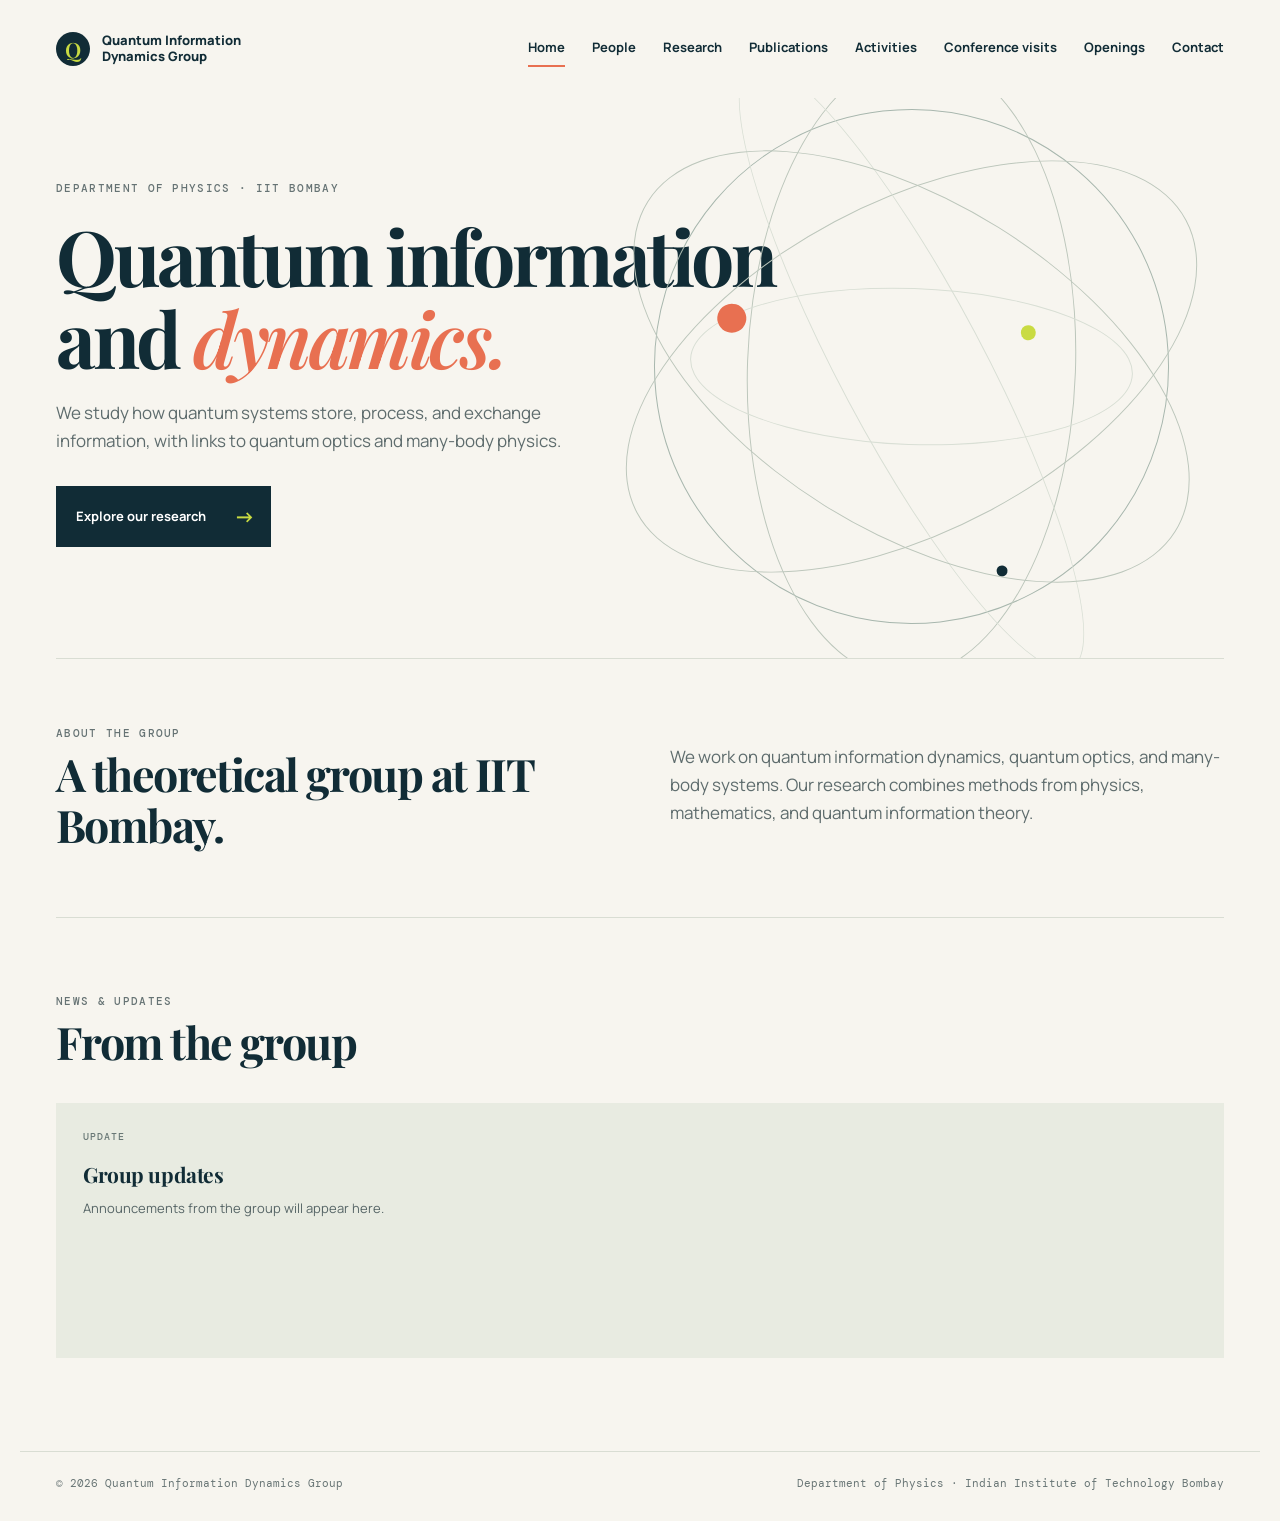
<file: index.html>
<!doctype html>
<html lang="en">
  <head>
    <meta charset="utf-8">
    <meta name="viewport" content="width=device-width, initial-scale=1">
    <meta name="description" content="Quantum Information Dynamics Group at IIT Bombay">
    <title>Quantum Information Dynamics Group</title>
    <link rel="preconnect" href="https://fonts.googleapis.com">
    <link rel="preconnect" href="https://fonts.gstatic.com" crossorigin>
    <link
      href="https://fonts.googleapis.com/css2?family=DM+Mono:wght@400;500&family=Manrope:wght@400;500;600;700;800&family=Playfair+Display:wght@600;700&display=swap"
      rel="stylesheet"
    >
    <link rel="stylesheet" href="styles.css">
  </head>
  <body>
    <header class="site-header">
      <a class="brand" href="index.html">
        <span class="brand-mark">Q</span>
        <span>Quantum Information<br>Dynamics Group</span>
      </a>
      <button class="menu-toggle" aria-label="Open navigation" aria-expanded="false">
        Menu
      </button>
      <nav aria-label="Primary navigation">
        <a class="active" href="index.html">Home</a>
        <a href="people.html">People</a>
        <a href="research.html">Research</a>
        <a href="publications.html">Publications</a>
        <a href="activities.html">Activities</a>
        <a href="conferences.html">Conference visits</a>
        <a href="openings.html">Openings</a>
        <a href="contact.html">Contact</a>
      </nav>
    </header>

    <main>
      <section class="hero">
        <div class="eyebrow">Department of Physics · IIT Bombay</div>
        <h1>Quantum information<br>and <em>dynamics.</em></h1>
        <p>
          We study how quantum systems store, process, and exchange information, with links to
          quantum optics and many-body physics.
        </p>
        <a class="button" href="research.html">Explore our research <span>→</span></a>
        <div class="orbit" aria-hidden="true"><i></i><i></i><i></i><b></b></div>
      </section>

      <section class="split-section">
        <div>
          <div class="eyebrow">About the group</div>
          <h2>A theoretical group at IIT Bombay.</h2>
        </div>
        <p>
          We work on quantum information dynamics, quantum optics, and many-body systems. Our
          research combines methods from physics, mathematics, and quantum information theory.
        </p>
      </section>

      <section class="updates">
        <div class="section-title">
          <div>
            <div class="eyebrow">News &amp; updates</div>
            <h2>From the group</h2>
          </div>
        </div>
        <div id="announcements" class="news-grid">
          <article>
            <time>UPDATE</time>
            <h3>Group updates</h3>
            <p>Announcements from the group will appear here.</p>
          </article>
        </div>
      </section>
    </main>

    <footer>
      <span>© 2026 Quantum Information Dynamics Group</span>
      <span>Department of Physics · Indian Institute of Technology Bombay</span>
    </footer>
    <script src="script.js"></script>
  </body>
</html>
</file>
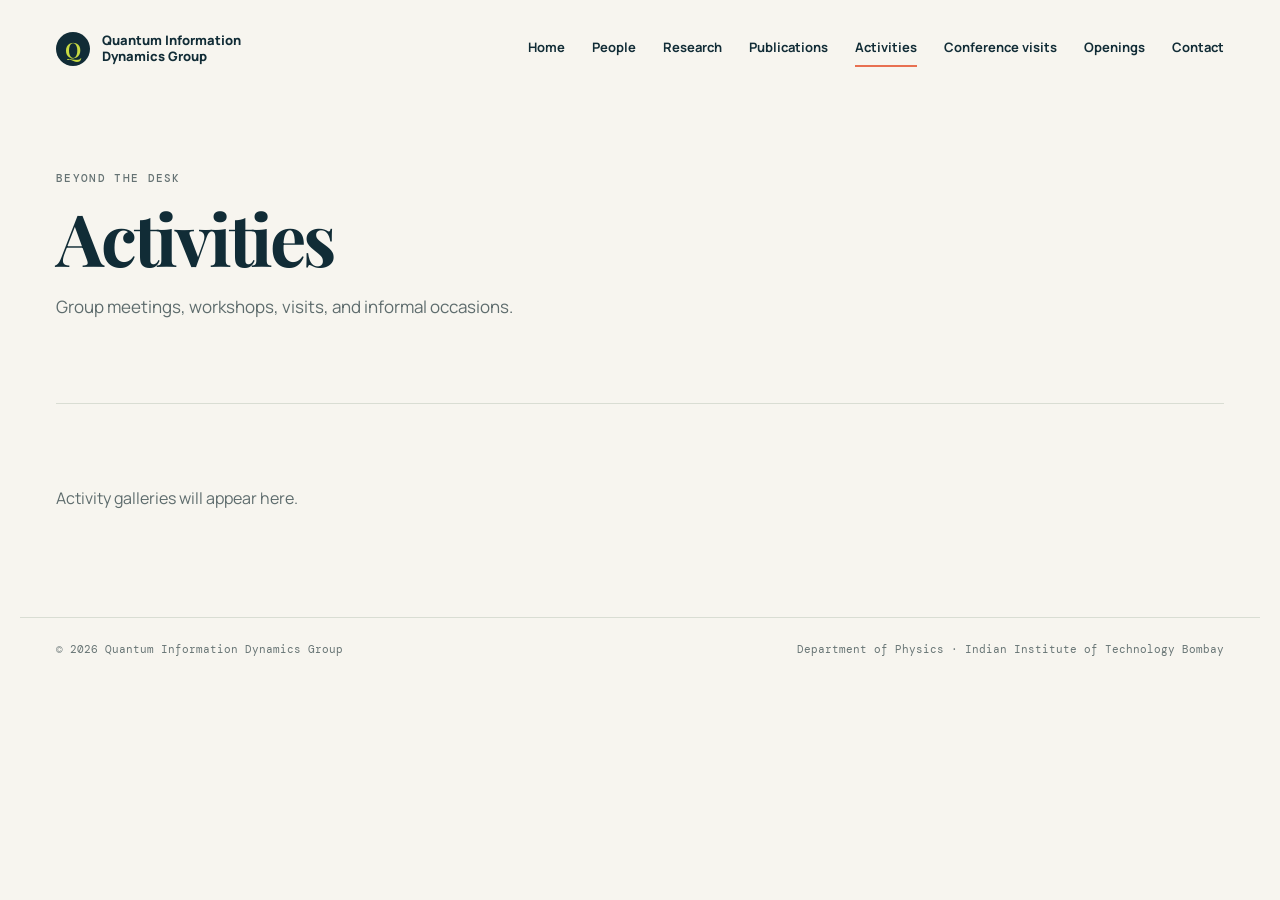
<file: activities.html>
<!doctype html>
<html lang="en">
  <head>
    <meta charset="utf-8">
    <meta name="viewport" content="width=device-width, initial-scale=1">
    <meta
      name="description"
      content="Activities of the Quantum Information Dynamics Group at IIT Bombay"
    >
    <title>Activities — Quantum Information Dynamics Group</title>
    <link rel="preconnect" href="https://fonts.googleapis.com">
    <link rel="preconnect" href="https://fonts.gstatic.com" crossorigin>
    <link
      href="https://fonts.googleapis.com/css2?family=DM+Mono:wght@400;500&family=Manrope:wght@400;500;600;700;800&family=Playfair+Display:wght@600;700&display=swap"
      rel="stylesheet"
    >
    <link rel="stylesheet" href="styles.css">
  </head>
  <body>
    <header class="site-header">
      <a class="brand" href="index.html">
        <span class="brand-mark">Q</span>
        <span>Quantum Information<br>Dynamics Group</span>
      </a>
      <button class="menu-toggle" aria-label="Open navigation" aria-expanded="false">
        Menu
      </button>
      <nav>
        <a href="index.html">Home</a>
        <a href="people.html">People</a>
        <a href="research.html">Research</a>
        <a href="publications.html">Publications</a>
        <a class="active" href="activities.html">Activities</a>
        <a href="conferences.html">Conference visits</a>
        <a href="openings.html">Openings</a>
        <a href="contact.html">Contact</a>
      </nav>
    </header>

    <main>
      <section class="page-hero">
        <div class="eyebrow">Beyond the desk</div>
        <h1>Activities</h1>
        <p>Group meetings, workshops, visits, and informal occasions.</p>
      </section>

      <section class="content">
        <section id="activity-events" class="activity-events" aria-live="polite">
          <p class="muted">Activity galleries will appear here.</p>
        </section>
      </section>
    </main>

    <footer>
      <span>© 2026 Quantum Information Dynamics Group</span>
      <span>Department of Physics · Indian Institute of Technology Bombay</span>
    </footer>
    <script src="script.js"></script>
  </body>
</html>
</file>
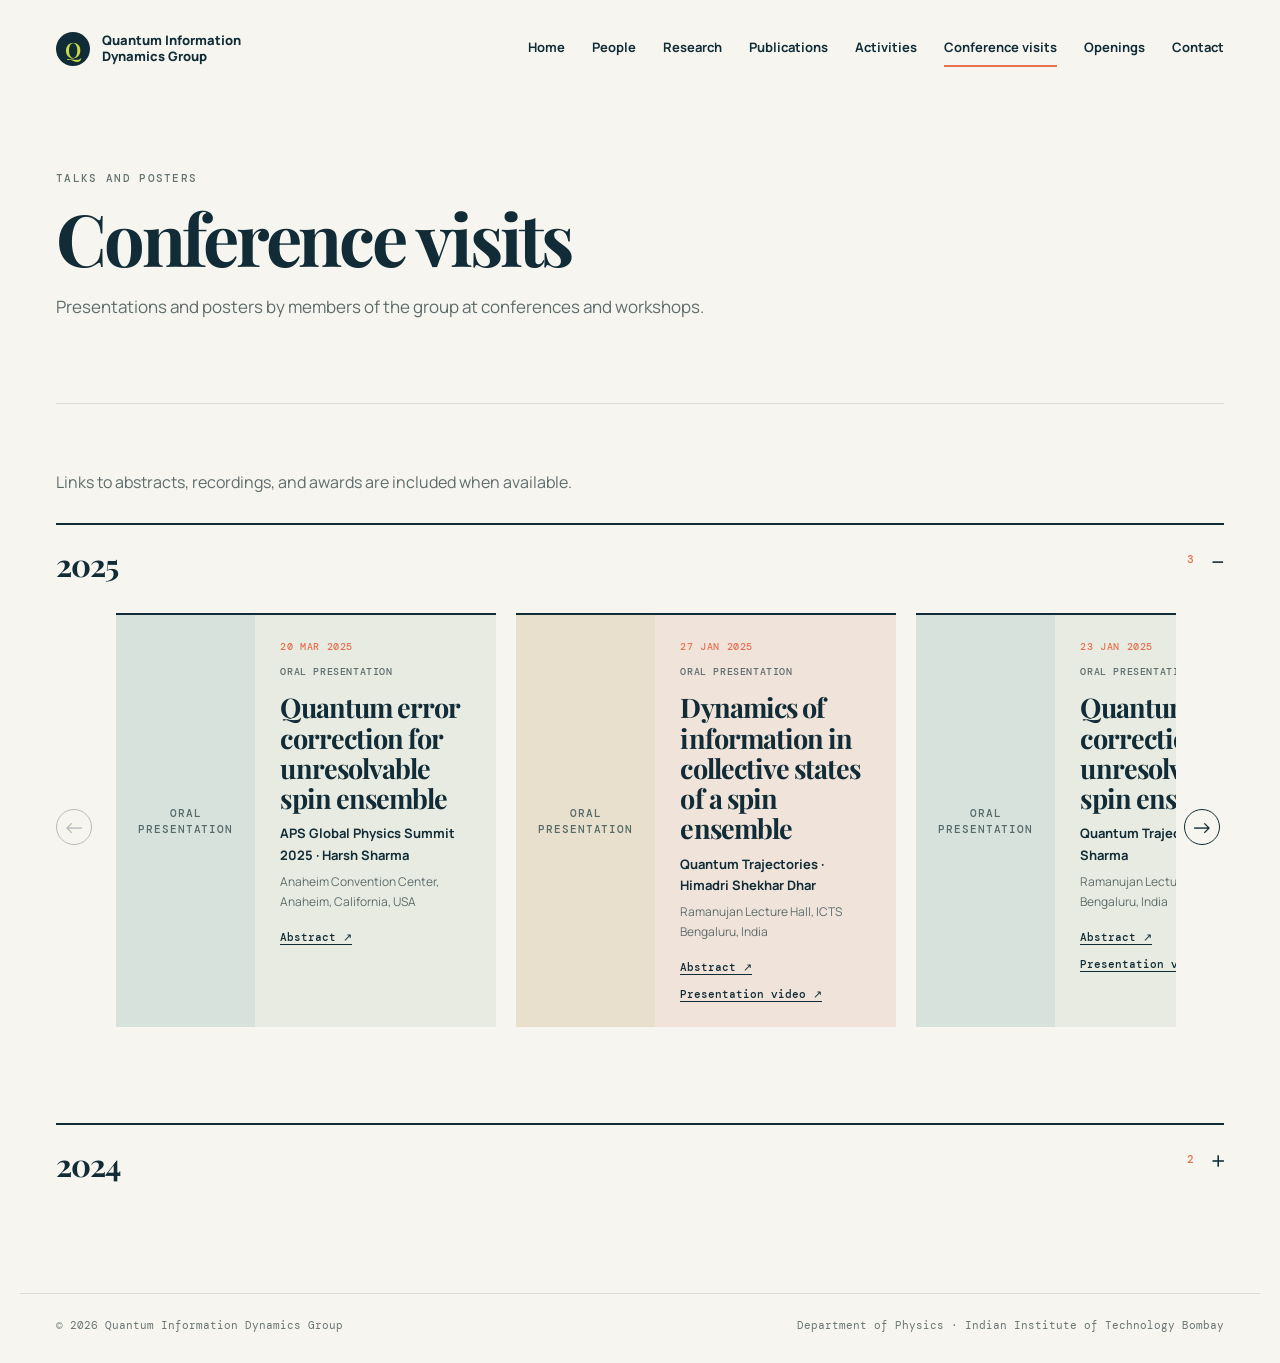
<file: conferences.html>
<!doctype html>
<html lang="en">
  <head>
    <meta charset="utf-8">
    <meta name="viewport" content="width=device-width, initial-scale=1">
    <meta
      name="description"
      content="Conference presentations by the Quantum Information Dynamics Group at IIT Bombay"
    >
    <title>Conference visits — Quantum Information Dynamics Group</title>
    <link rel="preconnect" href="https://fonts.googleapis.com">
    <link rel="preconnect" href="https://fonts.gstatic.com" crossorigin>
    <link
      href="https://fonts.googleapis.com/css2?family=DM+Mono:wght@400;500&family=Manrope:wght@400;500;600;700;800&family=Playfair+Display:wght@600;700&display=swap"
      rel="stylesheet"
    >
    <link rel="stylesheet" href="styles.css">
  </head>
  <body>
    <header class="site-header">
      <a class="brand" href="index.html">
        <span class="brand-mark">Q</span>
        <span>Quantum Information<br>Dynamics Group</span>
      </a>
      <button class="menu-toggle" aria-label="Open navigation" aria-expanded="false">
        Menu
      </button>
      <nav>
        <a href="index.html">Home</a>
        <a href="people.html">People</a>
        <a href="research.html">Research</a>
        <a href="publications.html">Publications</a>
        <a href="activities.html">Activities</a>
        <a class="active" href="conferences.html">Conference visits</a>
        <a href="openings.html">Openings</a>
        <a href="contact.html">Contact</a>
      </nav>
    </header>

    <main>
      <section class="page-hero">
        <div class="eyebrow">Talks and posters</div>
        <h1>Conference visits</h1>
        <p>Presentations and posters by members of the group at conferences and workshops.</p>
      </section>

      <section class="content">
        <p class="muted conference-note">
          Links to abstracts, recordings, and awards are included when available.
        </p>
        <div id="conference-list" class="conference-list">
          <p class="muted">Loading conference visits…</p>
        </div>
      </section>
    </main>

    <footer>
      <span>© 2026 Quantum Information Dynamics Group</span>
      <span>Department of Physics · Indian Institute of Technology Bombay</span>
    </footer>
    <script src="script.js"></script>
  </body>
</html>
</file>
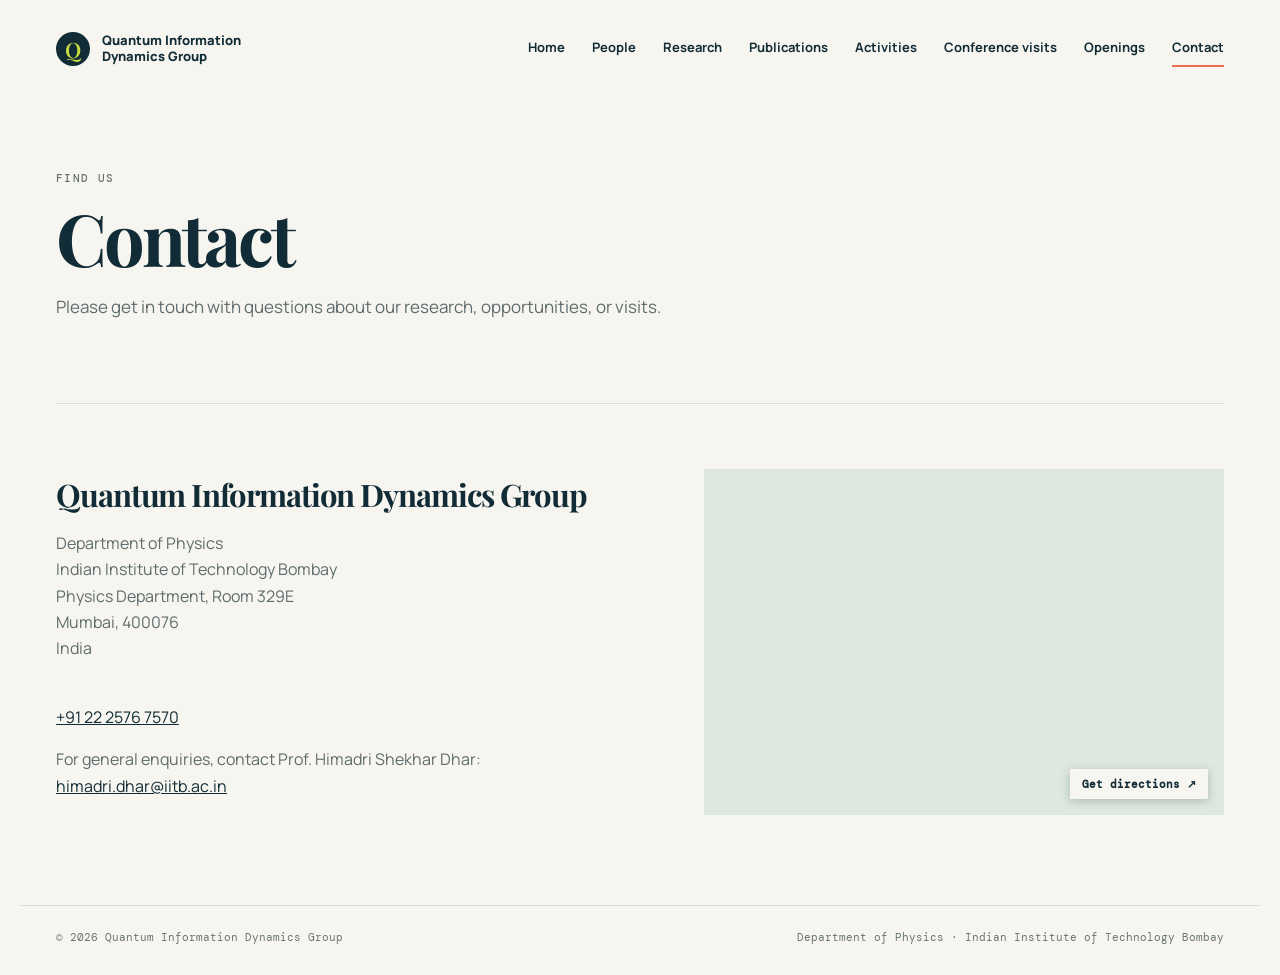
<file: contact.html>
<!doctype html>
<html lang="en">
  <head>
    <meta charset="utf-8">
    <meta name="viewport" content="width=device-width, initial-scale=1">
    <meta
      name="description"
      content="Contact the Quantum Information Dynamics Group at IIT Bombay"
    >
    <title>Contact — Quantum Information Dynamics Group</title>
    <link rel="preconnect" href="https://fonts.googleapis.com">
    <link rel="preconnect" href="https://fonts.gstatic.com" crossorigin>
    <link
      href="https://fonts.googleapis.com/css2?family=DM+Mono:wght@400;500&family=Manrope:wght@400;500;600;700;800&family=Playfair+Display:wght@600;700&display=swap"
      rel="stylesheet"
    >
    <link rel="stylesheet" href="styles.css">
  </head>
  <body>
    <header class="site-header">
      <a class="brand" href="index.html">
        <span class="brand-mark">Q</span>
        <span>Quantum Information<br>Dynamics Group</span>
      </a>
      <button class="menu-toggle" aria-label="Open navigation" aria-expanded="false">
        Menu
      </button>
      <nav>
        <a href="index.html">Home</a>
        <a href="people.html">People</a>
        <a href="research.html">Research</a>
        <a href="publications.html">Publications</a>
        <a href="activities.html">Activities</a>
        <a href="conferences.html">Conference visits</a>
        <a href="openings.html">Openings</a>
        <a class="active" href="contact.html">Contact</a>
      </nav>
    </header>

    <main>
      <section class="page-hero">
        <div class="eyebrow">Find us</div>
        <h1>Contact</h1>
        <p>Please get in touch with questions about our research, opportunities, or visits.</p>
      </section>

      <section class="content contact-grid">
        <div>
          <h2>Quantum Information Dynamics Group</h2>
          <p>Department of Physics<br>Indian Institute of Technology Bombay<br>Physics Department, Room 329E<br>Mumbai, 400076<br>India</p>
            <br><a href="tel:+912225767570">+91 22 2576 7570</a>
          </p>
          <p>For general enquiries, contact Prof. Himadri Shekhar Dhar:<br><a href="mailto:himadri.dhar@iitb.ac.in">himadri.dhar@iitb.ac.in</a></p>
        </div>
        <div class="map map-embed">
          <iframe
            title="Department of Physics, Indian Institute of Technology Bombay"
            src="https://www.google.com/maps?q=Department%20of%20Physics%2C%20Indian%20Institute%20of%20Technology%20Bombay&output=embed"
            loading="lazy"
            referrerpolicy="no-referrer-when-downgrade"
          ></iframe>
          <a
            class="map-directions"
            href="https://www.google.com/maps/search/?api=1&query=Department%20of%20Physics%2C%20Indian%20Institute%20of%20Technology%20Bombay"
            target="_blank"
            rel="noopener"
          >
            Get directions ↗
          </a>
        </div>
      </section>
    </main>

    <footer>
      <span>© 2026 Quantum Information Dynamics Group</span>
      <span>Department of Physics · Indian Institute of Technology Bombay</span>
    </footer>
    <script src="script.js"></script>
  </body>
</html>
</file>
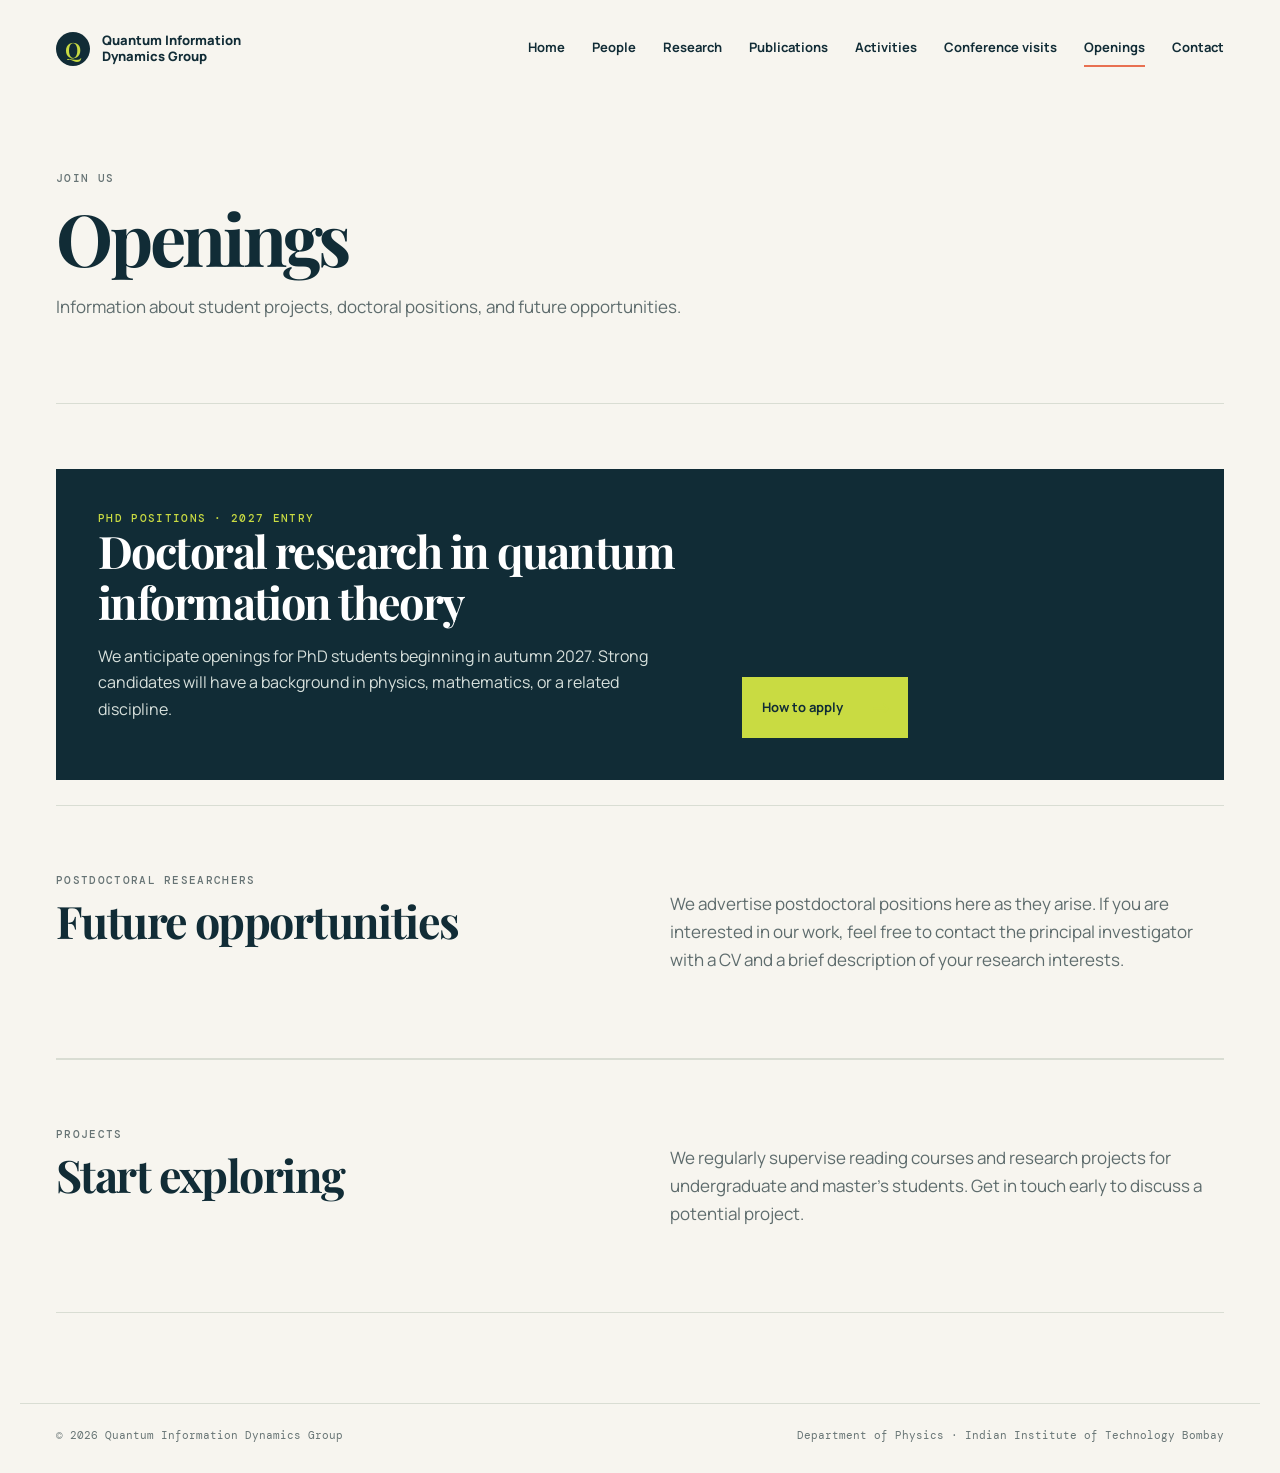
<file: openings.html>
<!doctype html>
<html lang="en">
  <head>
    <meta charset="utf-8">
    <meta name="viewport" content="width=device-width, initial-scale=1">
    <meta
      name="description"
      content="Open positions in the Quantum Information Dynamics Group at IIT Bombay"
    >
    <title>Openings — Quantum Information Dynamics Group</title>
    <link rel="preconnect" href="https://fonts.googleapis.com">
    <link rel="preconnect" href="https://fonts.gstatic.com" crossorigin>
    <link
      href="https://fonts.googleapis.com/css2?family=DM+Mono:wght@400;500&family=Manrope:wght@400;500;600;700;800&family=Playfair+Display:wght@600;700&display=swap"
      rel="stylesheet"
    >
    <link rel="stylesheet" href="styles.css">
  </head>
  <body>
    <header class="site-header">
      <a class="brand" href="index.html">
        <span class="brand-mark">Q</span>
        <span>Quantum Information<br>Dynamics Group</span>
      </a>
      <button class="menu-toggle" aria-label="Open navigation" aria-expanded="false">
        Menu
      </button>
      <nav>
        <a href="index.html">Home</a>
        <a href="people.html">People</a>
        <a href="research.html">Research</a>
        <a href="publications.html">Publications</a>
        <a href="activities.html">Activities</a>
        <a href="conferences.html">Conference visits</a>
        <a class="active" href="openings.html">Openings</a>
        <a href="contact.html">Contact</a>
      </nav>
    </header>

    <main>
      <section class="page-hero">
        <div class="eyebrow">Join us</div>
        <h1>Openings</h1>
        <p>Information about student projects, doctoral positions, and future opportunities.</p>
      </section>

      <section class="content">
        <article class="opening">
          <div>
            <div class="eyebrow" style="color: #c9db42">PhD positions · 2027 entry</div>
            <h2>Doctoral research in quantum information theory</h2>
            <p>We anticipate openings for PhD students beginning in autumn 2027. Strong candidates will have a background in physics, mathematics, or a related discipline.</p>
          </div>
          <a class="button" href="https://acad.iitb.ac.in/admissions/research">How to apply <span>→</span></a>
        </article>

        <div class="split-section">
          <div>
            <div class="eyebrow">Postdoctoral researchers</div>
            <h2>Future opportunities</h2>
          </div>
          <p>
            We advertise postdoctoral positions here as they arise. If you are interested in our
            work, feel free to contact the principal investigator with a CV and a brief
            description of your research interests.
          </p>
        </div>

        <div class="split-section">
          <div>
            <div class="eyebrow">Projects</div>
            <h2>Start exploring</h2>
          </div>
          <p>
            We regularly supervise reading courses and research projects for undergraduate and
            master’s students. Get in touch early to discuss a potential project.
          </p>
        </div>
      </section>
    </main>

    <footer>
      <span>© 2026 Quantum Information Dynamics Group</span>
      <span>Department of Physics · Indian Institute of Technology Bombay</span>
    </footer>
    <script src="script.js"></script>
  </body>
</html>
</file>
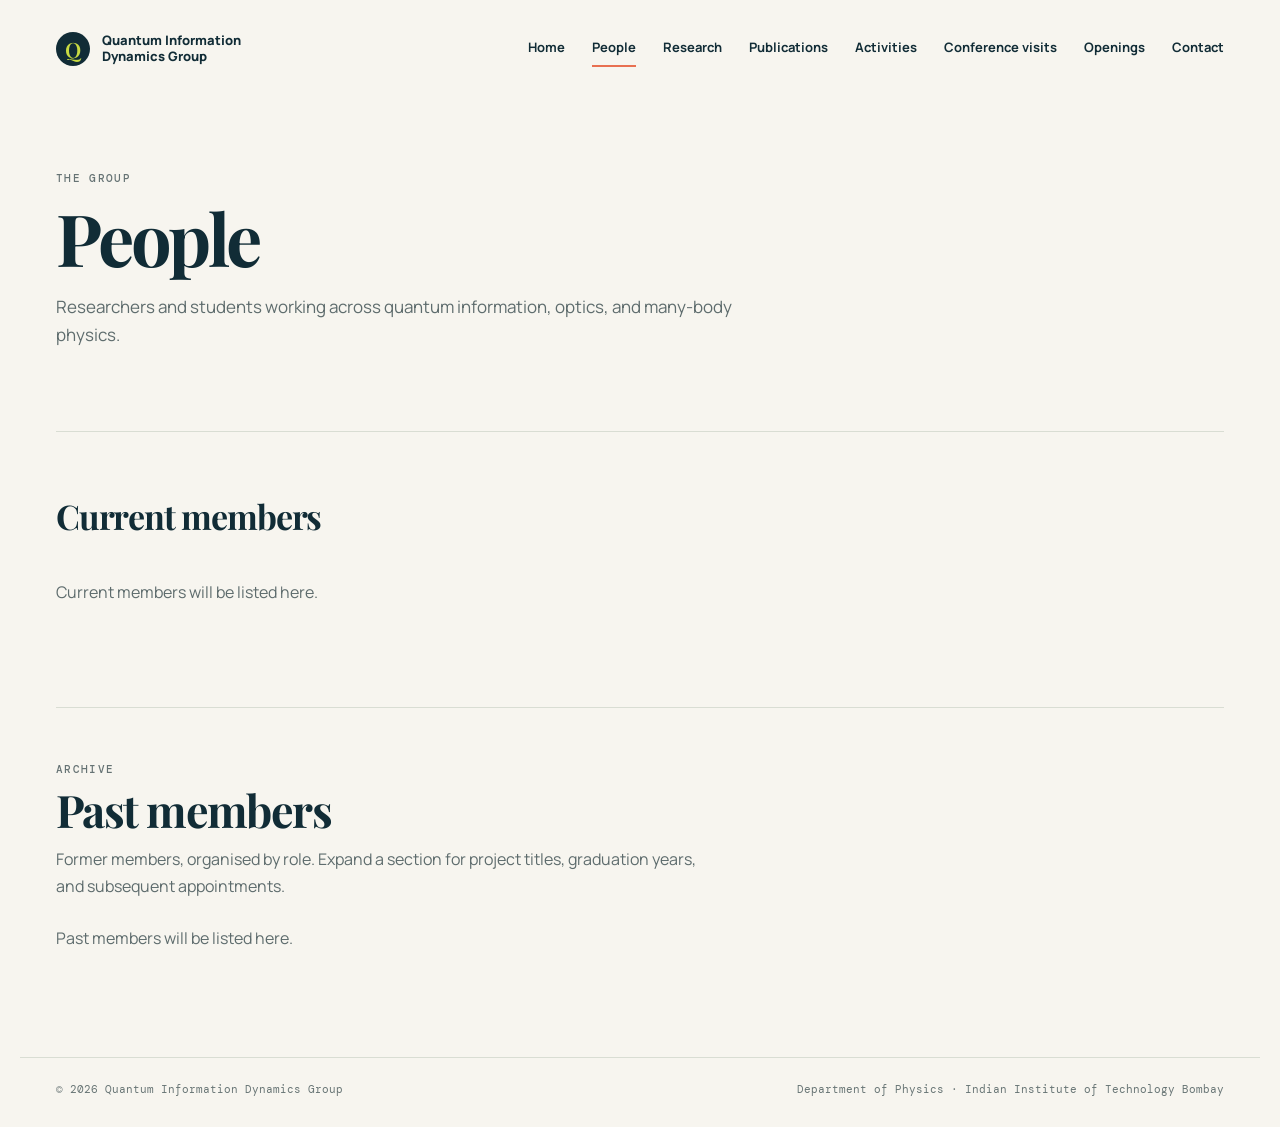
<file: people.html>
<!doctype html>
<html lang="en">
  <head>
    <meta charset="utf-8">
    <meta name="viewport" content="width=device-width, initial-scale=1">
    <meta
      name="description"
      content="People of the Quantum Information Dynamics Group at IIT Bombay"
    >
    <title>People — Quantum Information Dynamics Group</title>
    <link rel="preconnect" href="https://fonts.googleapis.com">
    <link rel="preconnect" href="https://fonts.gstatic.com" crossorigin>
    <link
      href="https://fonts.googleapis.com/css2?family=DM+Mono:wght@400;500&family=Manrope:wght@400;500;600;700;800&family=Playfair+Display:wght@600;700&display=swap"
      rel="stylesheet"
    >
    <link rel="stylesheet" href="styles.css">
  </head>
  <body>
    <header class="site-header">
      <a class="brand" href="index.html">
        <span class="brand-mark">Q</span>
        <span>Quantum Information<br>Dynamics Group</span>
      </a>
      <button class="menu-toggle" aria-label="Open navigation" aria-expanded="false">
        Menu
      </button>
      <nav>
        <a href="index.html">Home</a>
        <a class="active" href="people.html">People</a>
        <a href="research.html">Research</a>
        <a href="publications.html">Publications</a>
        <a href="activities.html">Activities</a>
        <a href="conferences.html">Conference visits</a>
        <a href="openings.html">Openings</a>
        <a href="contact.html">Contact</a>
      </nav>
    </header>

    <main>
      <section class="page-hero">
        <div class="eyebrow">The group</div>
        <h1>People</h1>
        <p>
          Researchers and students working across quantum information, optics, and many-body
          physics.
        </p>
      </section>

      <section class="content">
        <h2 class="section-heading">Current members</h2>
        <div id="current-members" class="people-grid"></div>

        <section class="past-section">
          <div class="eyebrow">Archive</div>
          <h2>Past members</h2>
          <p>
            Former members, organised by role. Expand a section for project titles, graduation
            years, and subsequent appointments.
          </p>
          <div id="past-members"></div>
        </section>
      </section>
    </main>

    <footer>
      <span>© 2026 Quantum Information Dynamics Group</span>
      <span>Department of Physics · Indian Institute of Technology Bombay</span>
    </footer>
    <script src="script.js"></script>
  </body>
</html>
</file>
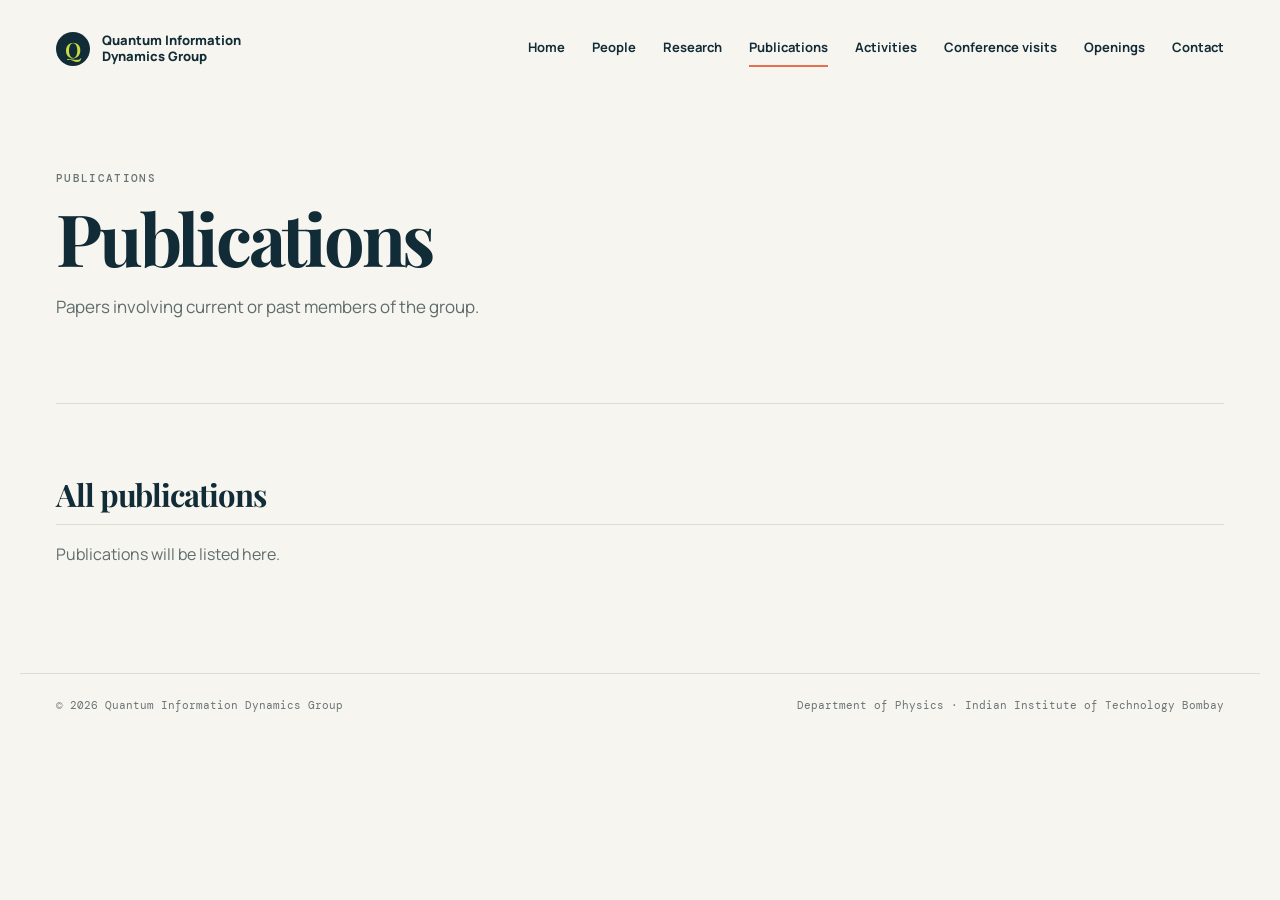
<file: publications.html>
<!doctype html>
<html lang="en">
  <head>
    <meta charset="utf-8">
    <meta name="viewport" content="width=device-width, initial-scale=1">
    <meta
      name="description"
      content="Group publications of the Quantum Information Dynamics Group at IIT Bombay"
    >
    <title>Publications — Quantum Information Dynamics Group</title>
    <link rel="preconnect" href="https://fonts.googleapis.com">
    <link rel="preconnect" href="https://fonts.gstatic.com" crossorigin>
    <link
      href="https://fonts.googleapis.com/css2?family=DM+Mono:wght@400;500&family=Manrope:wght@400;500;600;700;800&family=Playfair+Display:wght@600;700&display=swap"
      rel="stylesheet"
    >
    <link rel="stylesheet" href="styles.css">
  </head>
  <body>
    <header class="site-header">
      <a class="brand" href="index.html">
        <span class="brand-mark">Q</span>
        <span>Quantum Information<br>Dynamics Group</span>
      </a>
      <button class="menu-toggle" aria-label="Open navigation" aria-expanded="false">
        Menu
      </button>
      <nav>
        <a href="index.html">Home</a>
        <a href="people.html">People</a>
        <a href="research.html">Research</a>
        <a class="active" href="publications.html">Publications</a>
        <a href="activities.html">Activities</a>
        <a href="conferences.html">Conference visits</a>
        <a href="openings.html">Openings</a>
        <a href="contact.html">Contact</a>
      </nav>
    </header>

    <main>
      <section class="page-hero">
        <div class="eyebrow">Publications</div>
        <h1>Publications</h1>
        <p>Papers involving current or past members of the group.</p>
      </section>

      <section class="content">
        <section id="selected-publications" class="selected-publications">
          <div class="eyebrow">Selected work</div>
          <h2>Selected papers</h2>
          <div id="highlighted-papers" class="highlighted-papers"></div>
        </section>
        <div class="publication-title">
          <h2>All publications</h2>
          <span id="publication-updated"></span>
        </div>
        <div id="publication-list"><p class="muted">Loading publications…</p></div>
      </section>
    </main>

    <footer>
      <span>© 2026 Quantum Information Dynamics Group</span>
      <span>Department of Physics · Indian Institute of Technology Bombay</span>
    </footer>
    <script src="script.js"></script>
  </body>
</html>
</file>
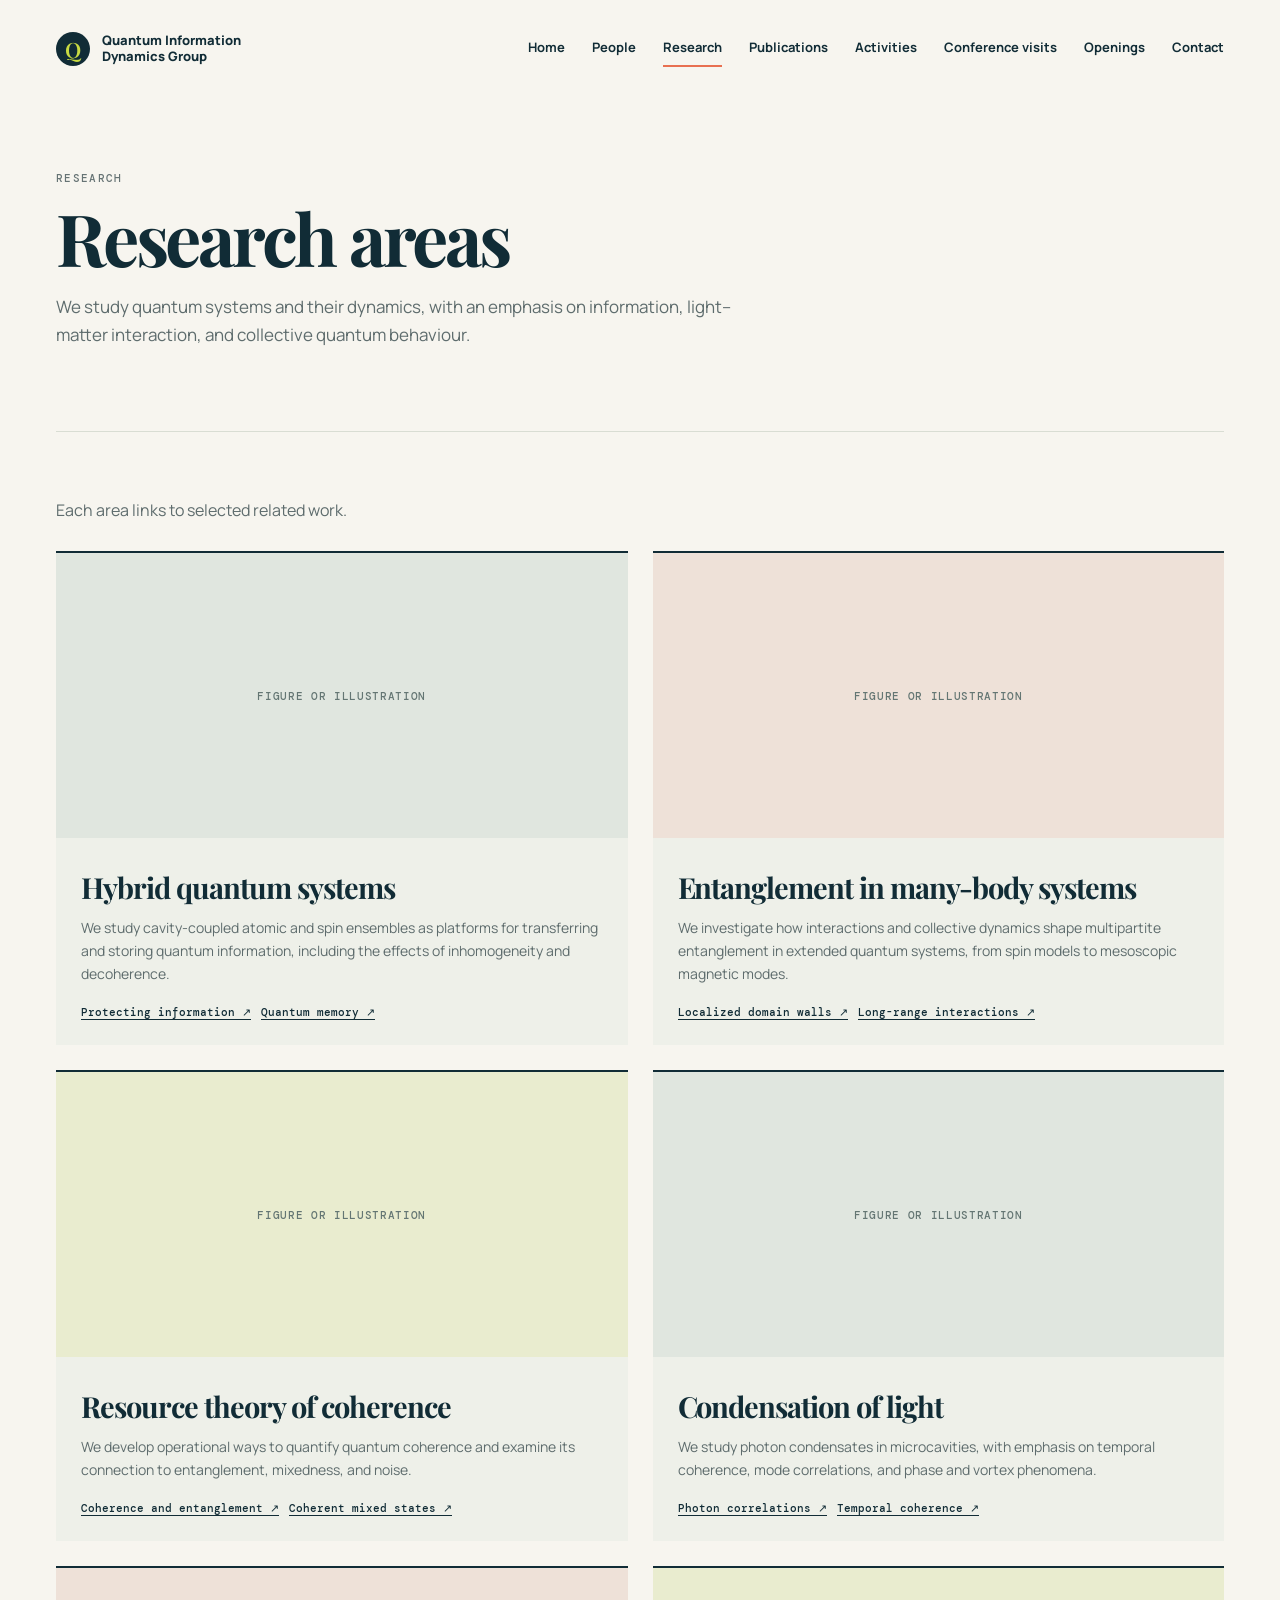
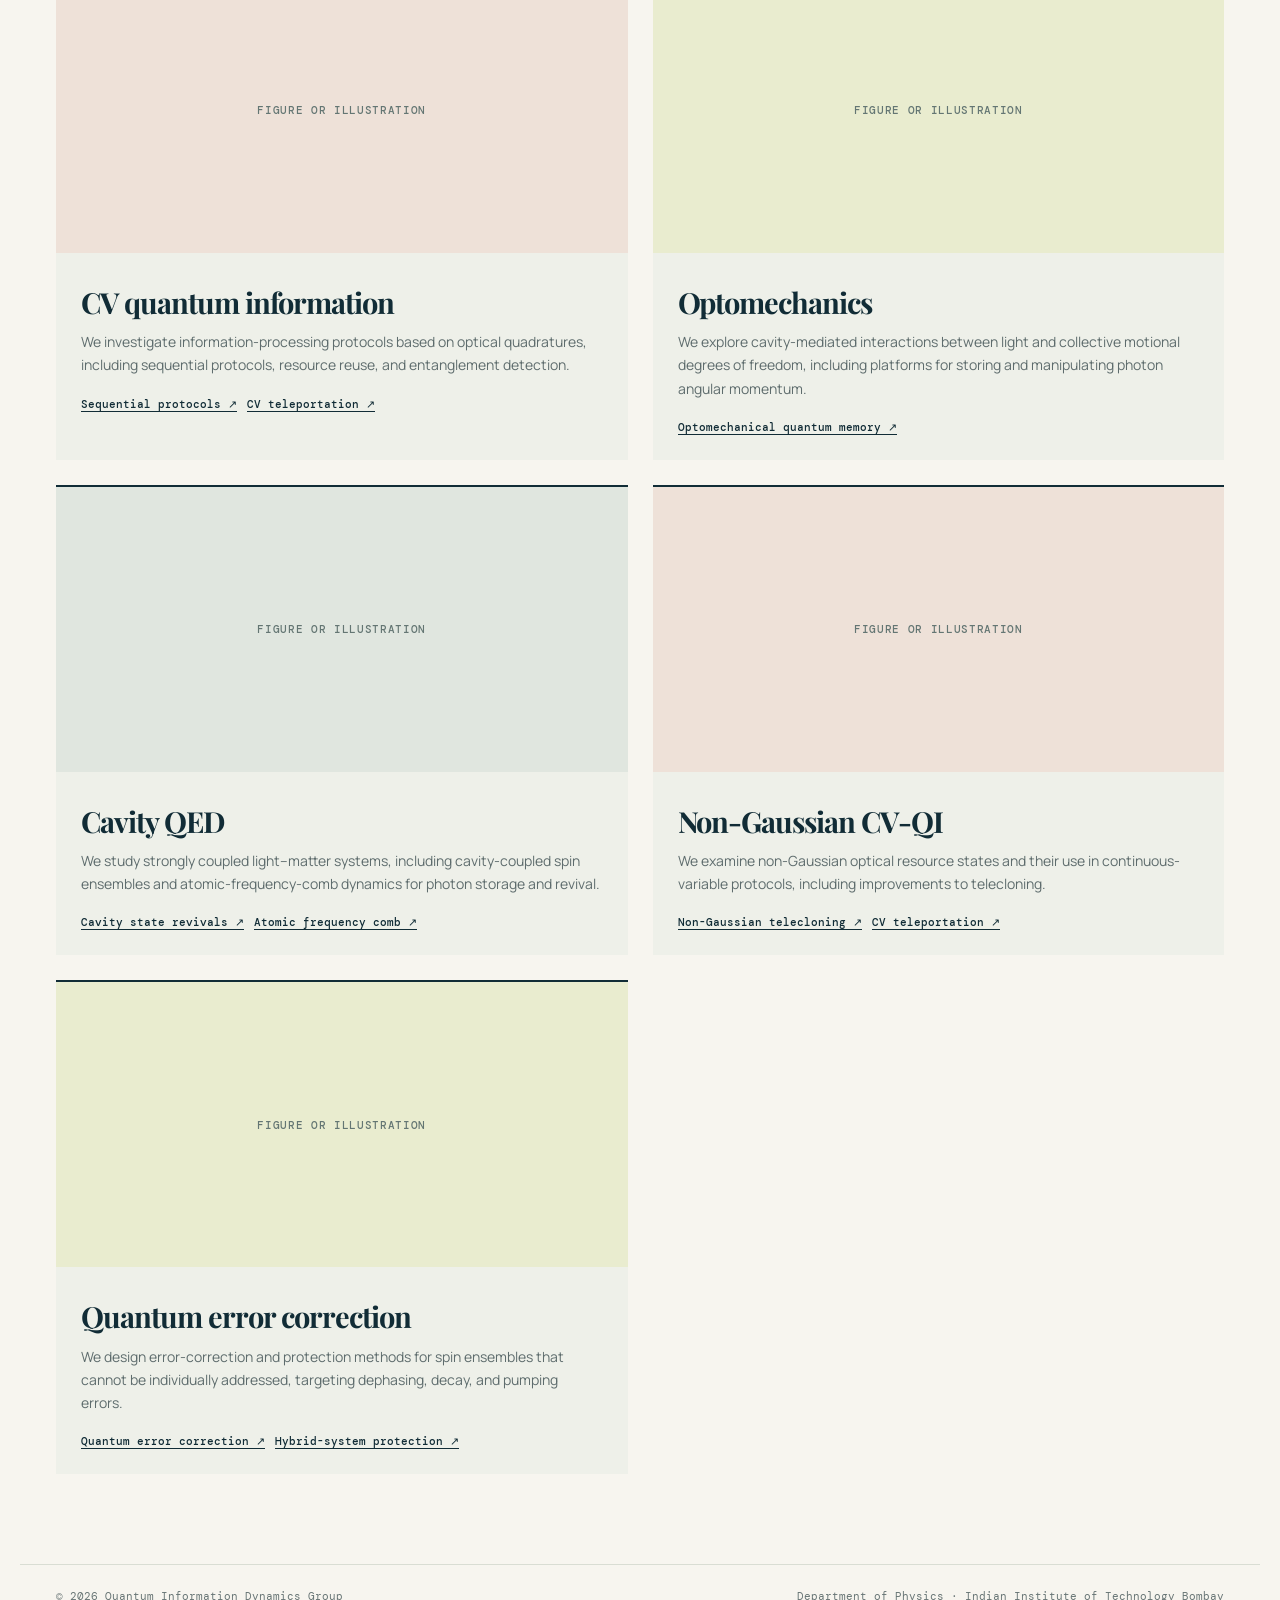
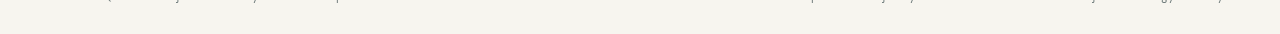
<file: research.html>
<!doctype html>
<html lang="en">
  <head>
    <meta charset="utf-8">
    <meta name="viewport" content="width=device-width, initial-scale=1">
    <meta
      name="description"
      content="Research areas of the Quantum Information Dynamics Group at IIT Bombay"
    >
    <title>Research — Quantum Information Dynamics Group</title>
    <link rel="preconnect" href="https://fonts.googleapis.com">
    <link rel="preconnect" href="https://fonts.gstatic.com" crossorigin>
    <link
      href="https://fonts.googleapis.com/css2?family=DM+Mono:wght@400;500&family=Manrope:wght@400;500;600;700;800&family=Playfair+Display:wght@600;700&display=swap"
      rel="stylesheet"
    >
    <link rel="stylesheet" href="styles.css">
  </head>
  <body>
    <header class="site-header">
      <a class="brand" href="index.html">
        <span class="brand-mark">Q</span>
        <span>Quantum Information<br>Dynamics Group</span>
      </a>
      <button class="menu-toggle" aria-label="Open navigation" aria-expanded="false">
        Menu
      </button>
      <nav>
        <a href="index.html">Home</a>
        <a href="people.html">People</a>
        <a class="active" href="research.html">Research</a>
        <a href="publications.html">Publications</a>
        <a href="activities.html">Activities</a>
        <a href="conferences.html">Conference visits</a>
        <a href="openings.html">Openings</a>
        <a href="contact.html">Contact</a>
      </nav>
    </header>

    <main>
      <section class="page-hero">
        <div class="eyebrow">Research</div>
        <h1>Research areas</h1>
        <p>
          We study quantum systems and their dynamics, with an emphasis on information,
          light–matter interaction, and collective quantum behaviour.
        </p>
      </section>

      <section class="content">
        <p class="muted research-note">Each area links to selected related work.</p>
        <div id="research-cards" class="research-cards">
          <article class="research-card">
            <div class="research-media"><span>Figure or illustration</span></div>
            <div class="research-copy">
              <h2>Hybrid quantum systems</h2>
              <p>
                We study the storage, transfer, and protection of quantum information in
                hybrid systems with interacting light and matter.
              </p>
              <div class="work-links">
                <a href="https://arxiv.org/abs/2207.14354" target="_blank" rel="noopener">
                  Related work ↗
                </a>
              </div>
            </div>
          </article>
        </div>
      </section>
    </main>

    <footer>
      <span>© 2026 Quantum Information Dynamics Group</span>
      <span>Department of Physics · Indian Institute of Technology Bombay</span>
    </footer>
    <script src="script.js"></script>
  </body>
</html>
</file>
<file: styles.css>
:root {
  --ink: #112c36;
  --paper: #f7f5ef;
  --lime: #c9db42;
  --coral: #e87051;
  --muted: #5e6c6d;
  --line: #d9ddd3;
}

* {
  box-sizing: border-box;
}

body {
  margin: 0;
  background: var(--paper);
  color: var(--ink);
  font: 16px/1.65 Manrope, Arial, sans-serif;
}

.site-header,
main,
footer {
  max-width: 1240px;
  margin: auto;
  padding-right: 36px;
  padding-left: 36px;
}

/* Site navigation --------------------------------------------------------- */

.site-header {
  display: flex;
  align-items: center;
  justify-content: space-between;
  height: 98px;
}

.brand {
  display: flex;
  align-items: center;
  gap: 12px;
  color: var(--ink);
  font-size: 13px;
  font-weight: 800;
  line-height: 1.22;
  text-decoration: none;
}

.brand-mark {
  display: grid;
  width: 34px;
  height: 34px;
  place-items: center;
  border-radius: 50%;
  background: var(--ink);
  color: var(--lime);
  font: 600 21px/1 "Playfair Display", serif;
}

.site-header nav {
  display: flex;
  gap: 27px;
}

.site-header nav a,
.section-title > a,
article a {
  color: var(--ink);
  font-size: 13px;
  font-weight: 700;
  text-decoration: none;
}

.site-header nav a {
  padding: 6px 0;
}

.site-header nav a.active,
.site-header nav a:hover {
  border-bottom: 2px solid var(--coral);
}

.menu-toggle {
  display: none;
}

/* Shared type and layout -------------------------------------------------- */

.eyebrow {
  color: #667374;
  font: 500 11px/1.4 "DM Mono", monospace;
  letter-spacing: 0.12em;
  text-transform: uppercase;
}

h2 {
  margin: 8px 0 0;
  font: 700 clamp(31px, 3.5vw, 48px) / 1.12 "Playfair Display", serif;
  letter-spacing: -0.035em;
}

.muted {
  color: var(--muted);
}

.page-hero {
  padding: 73px 0 65px;
  border-bottom: 1px solid var(--line);
}

.page-hero h1 {
  margin: 14px 0;
  font: 700 clamp(48px, 6vw, 72px) / 1.05 "Playfair Display", serif;
  letter-spacing: -0.045em;
}

.page-hero p {
  max-width: 680px;
  color: var(--muted);
  font-size: 17px;
}

.content {
  padding: 65px 0 90px;
}

footer {
  display: flex;
  justify-content: space-between;
  padding-top: 24px;
  padding-bottom: 31px;
  border-top: 1px solid var(--line);
  color: #687575;
  font: 400 11px "DM Mono", monospace;
}

/* Home -------------------------------------------------------------------- */

.hero {
  position: relative;
  min-height: 560px;
  padding: 83px 0 80px;
  overflow: hidden;
}

.hero h1 {
  position: relative;
  margin: 19px 0 21px;
  font: 700 clamp(48px, 6vw, 82px) / 1.06 "Playfair Display", serif;
  letter-spacing: -0.045em;
}

.hero h1 em {
  color: var(--coral);
  font-weight: 600;
}

.hero p {
  position: relative;
  max-width: 525px;
  margin: 0 0 31px;
  color: var(--muted);
  font-size: 17px;
}

.button {
  position: relative;
  display: inline-flex;
  align-items: center;
  gap: 28px;
  padding: 13px 16px 13px 20px;
  background: var(--ink);
  color: #fff;
  font-size: 13px;
  font-weight: 700;
  text-decoration: none;
}

.button span {
  color: var(--lime);
  font-size: 21px;
}

.orbit {
  position: absolute;
  top: 11px;
  right: 55px;
  width: 515px;
  height: 515px;
  border: 1px solid #a8b7ae;
  border-radius: 50%;
  transform: rotate(-28deg);
}

.orbit::before,
.orbit::after,
.orbit i {
  position: absolute;
  inset: 92px -55px;
  border: 1px solid #bdc7bc;
  border-radius: 50%;
  content: "";
}

.orbit::after {
  transform: rotate(60deg);
}

.orbit i {
  transform: rotate(120deg);
}

.orbit i:nth-child(2) {
  inset: 184px -85px;
  border-color: #d9dfd5;
  transform: rotate(90deg);
}

.orbit i:nth-child(3) {
  inset: 35px 178px;
  border-color: #d9dfd5;
}

.orbit b {
  position: absolute;
  top: 115px;
  left: 106px;
  width: 29px;
  height: 29px;
  border-radius: 50%;
  background: var(--coral);
  box-shadow: 255px 152px 0 -7px var(--lime), 120px 350px 0 -9px var(--ink);
}

.split-section {
  display: grid;
  grid-template-columns: 1fr 1fr;
  gap: 60px;
  padding: 67px 0;
  border-top: 1px solid var(--line);
  border-bottom: 1px solid var(--line);
}

.split-section p {
  margin: 17px 0;
  color: var(--muted);
  font-size: 17px;
}

.updates {
  padding: 76px 0 93px;
}

.section-title {
  display: flex;
  align-items: end;
  justify-content: space-between;
  margin-bottom: 36px;
}

.section-title > a {
  border-bottom: 1px solid var(--ink);
}

.news-grid {
  display: block;
}

.news-grid > article,
.announcement-card {
  display: flex;
  min-height: 255px;
  padding: 27px 27px 25px;
  flex-direction: column;
  background: #e8ebe1;
}

.news-grid > article:nth-child(2),
.announcements-carousel .content-carousel-item:nth-child(3n + 2) .announcement-card {
  background: #dce7e2;
}

.news-grid > article:nth-child(3),
.announcements-carousel .content-carousel-item:nth-child(3n) .announcement-card {
  background: #f1e2d9;
}

.news-grid time {
  color: #687775;
  font: 500 10px "DM Mono", monospace;
  letter-spacing: 0.09em;
}

.news-grid h3 {
  margin: 18px 0 10px;
  font: 700 21px / 1.28 "Playfair Display", serif;
  letter-spacing: -0.02em;
}

.news-grid p {
  margin: 0;
  color: #566566;
  font-size: 13px;
  line-height: 1.55;
}

.news-grid article a {
  margin-top: auto;
  padding-top: 14px;
  font-size: 12px;
}

/* Shared horizontal card carousels ---------------------------------------- */

.content-carousel {
  display: grid;
  grid-template-columns: 40px minmax(0, 1fr) 40px;
  gap: 8px;
  align-items: center;
}

.content-carousel-track {
  display: grid;
  grid-auto-flow: column;
  grid-auto-columns: minmax(280px, 360px);
  grid-template-rows: 1fr;
  gap: 20px;
  overflow-x: auto;
  overscroll-behavior-inline: contain;
  padding: 10px 12px 24px;
  scroll-behavior: smooth;
  scroll-padding-inline: 12px;
  scroll-snap-type: x mandatory;
  scrollbar-color: #90a19a transparent;
  scrollbar-width: thin;
}

.content-carousel-track::-webkit-scrollbar {
  height: 7px;
}

.content-carousel-track::-webkit-scrollbar-thumb {
  background: #90a19a;
  border-radius: 8px;
}

.content-carousel-item {
  min-width: 0;
  height: 100%;
  scroll-snap-align: start;
}

.content-carousel-item > article {
  height: 100%;
  transition: box-shadow 180ms ease, transform 180ms ease;
}

.content-carousel-button {
  display: grid;
  width: 36px;
  height: 36px;
  padding: 0;
  place-items: center;
  border: 1px solid var(--ink);
  border-radius: 50%;
  background: var(--paper);
  color: var(--ink);
  cursor: pointer;
  font: 400 22px / 1 Manrope, Arial, sans-serif;
  transition: background 160ms ease, color 160ms ease, opacity 160ms ease;
}

.content-carousel-button:hover:not(:disabled),
.content-carousel-button:focus-visible:not(:disabled) {
  background: var(--ink);
  color: #fff;
}

.content-carousel-button:disabled {
  cursor: default;
  opacity: 0.28;
}

.content-carousel[data-can-scroll="false"] .content-carousel-button {
  visibility: hidden;
}

@media (prefers-reduced-motion: reduce) {
  .content-carousel-track {
    scroll-behavior: auto;
  }
}

.announcements-carousel .content-carousel-track {
  grid-auto-columns: minmax(270px, 340px);
}

.past-members-carousel .content-carousel-track {
  grid-auto-columns: minmax(220px, 275px);
}

.selected-papers-carousel .content-carousel-track {
  grid-auto-columns: minmax(290px, 360px);
}

.conference-year-carousel .content-carousel-track {
  grid-auto-columns: minmax(380px, 560px);
}

@media (hover: hover) and (pointer: fine) {
  .content-carousel-item > article:hover {
    box-shadow: 0 8px 18px #112c361a;
    transform: translateY(-3px);
  }
}

/* People ------------------------------------------------------------------ */

.section-heading {
  margin: 0 0 28px;
  font-size: 34px;
}

.people-grid {
  display: grid;
  grid-template-columns: repeat(4, minmax(0, 1fr));
  gap: 38px 25px;
}

.person {
  padding-top: 15px;
  border-top: 2px solid var(--ink);
}

.avatar {
  display: grid;
  aspect-ratio: 3 / 4;
  margin-bottom: 17px;
  overflow: hidden;
  place-items: center;
  background: #d7e1dd;
  color: #60716d;
  font: 600 65px "Playfair Display", serif;
}

.person:nth-child(4n + 2) .avatar {
  background: #ede2d9;
}

.content-carousel-item:nth-child(4n + 2) .person .avatar {
  background: #ede2d9;
}

.person:nth-child(4n + 3) .avatar {
  background: #e5e9cf;
}

.content-carousel-item:nth-child(4n + 3) .person .avatar {
  background: #e5e9cf;
}

.person:nth-child(4n) .avatar {
  background: #dbe6e2;
}

.content-carousel-item:nth-child(4n) .person .avatar {
  background: #dbe6e2;
}

.avatar img {
  width: 100%;
  height: 100%;
  object-fit: cover;
  background: #e8ebe1;
}

.person h3 {
  margin: 0;
  font: 700 23px "Playfair Display", serif;
}

.person .role {
  margin: 3px 0 11px;
  color: var(--coral);
  font: 500 11px "DM Mono", monospace;
  letter-spacing: 0.04em;
  text-transform: uppercase;
}

.person p {
  margin: 0;
  color: var(--muted);
  font-size: 13px;
}

.interests {
  min-height: 42px;
}

.person-links {
  display: flex;
  flex-wrap: wrap;
  gap: 8px;
  margin-top: 14px;
}

.person-icon {
  display: grid;
  width: 34px;
  height: 34px;
  place-items: center;
  border: 1px solid var(--ink);
  border-radius: 50%;
  color: var(--ink);
  transition: 0.18s;
}

.person-icon:hover,
.person-icon:focus-visible {
  background: var(--ink);
  color: var(--lime);
}

.person-icon:focus-visible {
  outline: 2px solid var(--coral);
  outline-offset: 3px;
}

.person-icon-svg {
  display: block;
  width: 18px;
  height: 18px;
  fill: none;
  stroke: currentColor;
  stroke-linecap: round;
  stroke-linejoin: round;
  stroke-width: 1.8;
}

.person-icon--email .person-icon-svg {
  width: 19px;
  height: 19px;
}

.person-icon-orcid {
  font: 700 12px / 1 Manrope, Arial, sans-serif;
  letter-spacing: -0.05em;
}

.person-bio {
  margin-top: 10px;
  color: var(--muted);
  font-size: 13px;
}

.person-bio summary {
  cursor: pointer;
  color: var(--ink);
  font: 500 10px "DM Mono", monospace;
  letter-spacing: 0.05em;
  text-transform: uppercase;
}

.person-bio summary:focus-visible {
  outline: 2px solid var(--coral);
  outline-offset: 3px;
}

.person-bio p {
  margin: 6px 0 0;
}

.past-section {
  margin-top: 85px;
  padding-top: 54px;
  border-top: 1px solid var(--line);
}

.past-section > p {
  max-width: 650px;
  margin: 11px 0 26px;
  color: var(--muted);
}

.member-group {
  border-top: 1px solid var(--ink);
}

.member-group summary {
  display: flex;
  padding: 18px 0;
  cursor: pointer;
  list-style: none;
  font: 700 24px "Playfair Display", serif;
}

.member-group summary:focus-visible,
.conference-year summary:focus-visible {
  outline: 2px solid var(--coral);
  outline-offset: -4px;
}

.member-group summary::-webkit-details-marker,
.conference-year summary::-webkit-details-marker {
  display: none;
}

.member-group summary::after,
.conference-year summary::after {
  content: "+";
  font: 400 25px Manrope, Arial, sans-serif;
}

.member-group[open] summary::after,
.conference-year[open] summary::after {
  content: "–";
}

.member-group summary span,
.conference-year summary span:last-child {
  margin-right: 18px;
  margin-left: auto;
  padding-top: 9px;
  color: var(--coral);
  font: 500 11px "DM Mono", monospace;
}

.past-members-carousel {
  padding-bottom: 12px;
}

.member-history {
  min-height: 0 !important;
  color: var(--muted) !important;
  font-size: 12px !important;
}

/* Research ---------------------------------------------------------------- */

.research-note,
.conference-note {
  margin: 0 0 28px;
}

.research-cards {
  display: grid;
  grid-template-columns: repeat(2, minmax(0, 1fr));
  gap: 25px;
}

.research-card {
  display: flex;
  flex-direction: column;
  border-top: 2px solid var(--ink);
  background: #eef0e9;
}

.research-media {
  display: grid;
  height: 285px;
  overflow: hidden;
  place-items: center;
  background: #e0e6df;
  color: #647673;
  font: 500 11px "DM Mono", monospace;
  letter-spacing: 0.06em;
  text-transform: uppercase;
}

.research-card:nth-child(3n + 2) .research-media {
  background: #eee1d8;
}

.research-card:nth-child(3n) .research-media {
  background: #e9eccf;
}

.research-media img {
  width: 100%;
  height: 100%;
  object-fit: contain;
  background: #e0e6df;
}

.research-copy {
  padding: 25px;
}

.research-copy h2 {
  font-size: 29px;
}

.research-copy p {
  margin: 12px 0 20px;
  color: var(--muted);
  font-size: 14px;
}

.work-links {
  display: flex;
  flex-wrap: wrap;
  gap: 10px;
}

.work-links a,
.highlighted-papers a {
  border-bottom: 1px solid currentColor;
  color: var(--ink);
  font: 500 11px "DM Mono", monospace;
  text-decoration: none;
}

/* Publications ------------------------------------------------------------ */

.selected-publications {
  margin-bottom: 65px;
}

.selected-publications > h2 {
  margin: 8px 0 20px;
  font-size: 34px;
}

.highlighted-paper-card {
  display: flex;
  min-height: 220px;
  padding: 25px;
  flex-direction: column;
  background: var(--ink);
  color: #fff;
}

.selected-papers-carousel .content-carousel-item:nth-child(3n + 2) .highlighted-paper-card {
  background: #526a69;
}

.selected-papers-carousel .content-carousel-item:nth-child(3n) .highlighted-paper-card {
  background: #8b8362;
}

.highlighted-papers span {
  color: var(--lime);
  font: 500 10px "DM Mono", monospace;
  letter-spacing: 0.08em;
  text-transform: uppercase;
}

.highlighted-papers h3 {
  margin: 18px 0 7px;
  font: 700 22px / 1.28 "Playfair Display", serif;
}

.highlighted-papers p {
  margin: 0 0 15px;
  color: #dbe4e0;
  font-size: 12px;
}

.highlighted-papers a {
  margin-top: auto;
  color: #fff;
}

.publication-title {
  display: flex;
  align-items: baseline;
  justify-content: space-between;
  padding-bottom: 12px;
  border-bottom: 1px solid var(--line);
}

.publication-title h2 {
  font-size: 31px;
}

.publication-title span {
  color: var(--muted);
  font: 500 10px "DM Mono", monospace;
}

.publication {
  display: grid;
  grid-template-columns: 95px 1fr;
  gap: 20px;
  padding: 25px 0;
  border-bottom: 1px solid var(--line);
}

.publication time {
  color: var(--coral);
  font: 500 13px "DM Mono", monospace;
}

.publication h3 {
  margin: 0 0 5px;
  font-size: 18px;
  line-height: 1.35;
}

.publication p {
  margin: 0;
  color: var(--muted);
  font-size: 13px;
}

.publication a {
  color: var(--ink);
}

/* Activities -------------------------------------------------------------- */

.activity-events {
  display: grid;
  gap: 30px;
}

.activity-event {
  border-top: 2px solid var(--ink);
}

.activity-event-summary {
  display: grid;
  grid-template-columns: minmax(0, 1fr) auto 28px;
  gap: 20px;
  align-items: center;
  padding: 19px 0;
  cursor: pointer;
  list-style: none;
}

.activity-event-summary::-webkit-details-marker {
  display: none;
}

.activity-event-summary:focus-visible {
  outline: 2px solid var(--coral);
  outline-offset: -4px;
}

.activity-event-summary::after {
  content: "+";
  justify-self: end;
  color: var(--coral);
  font: 400 27px / 1 Manrope, Arial, sans-serif;
}

.activity-event[open] .activity-event-summary::after {
  content: "–";
}

.activity-event-heading {
  display: grid;
  gap: 5px;
  min-width: 0;
}

.activity-event-date,
.activity-event-count {
  color: var(--coral);
  font: 500 10px / 1.4 "DM Mono", monospace;
  letter-spacing: 0.08em;
  text-transform: uppercase;
}

.activity-event-title {
  overflow: hidden;
  font: 700 clamp(25px, 3vw, 37px) / 1.1 "Playfair Display", serif;
  letter-spacing: -0.03em;
  text-overflow: ellipsis;
}

.activity-event-count {
  color: var(--muted);
  white-space: nowrap;
}

.activity-event-content {
  padding: 2px 0 34px;
}

.activity-event-description {
  max-width: 700px;
  margin: 0 0 17px;
  color: var(--muted);
  font-size: 14px;
}

.activity-carousel {
  display: grid;
  grid-template-columns: 40px minmax(0, 1fr) 40px;
  gap: 8px;
  align-items: center;
}

.activity-carousel-track {
  display: grid;
  grid-auto-flow: column;
  grid-auto-columns: clamp(190px, 23vw, 310px);
  grid-template-rows: 1fr;
  gap: 16px;
  overflow-x: auto;
  overscroll-behavior-inline: contain;
  padding: 18px 12px 26px;
  scroll-behavior: smooth;
  scroll-padding-inline: 12px;
  scroll-snap-type: x mandatory;
  scrollbar-color: #90a19a transparent;
  scrollbar-width: thin;
}

.activity-carousel-track::-webkit-scrollbar {
  height: 7px;
}

.activity-carousel-track::-webkit-scrollbar-thumb {
  background: #90a19a;
  border-radius: 8px;
}

.activity-slide {
  position: relative;
  z-index: 0;
  aspect-ratio: 4 / 3;
  margin: 0;
  overflow: hidden;
  background: #d6e0db;
  scroll-snap-align: start;
  transform-origin: center;
  transition: transform 180ms ease, box-shadow 180ms ease;
}

.activity-slide img,
.activity-placeholder {
  display: block;
  width: 100%;
  height: 100%;
  object-fit: cover;
}

.activity-placeholder {
  display: grid;
  padding: 20px;
  place-items: center;
  color: #61716e;
  font: 500 11px "DM Mono", monospace;
  text-align: center;
  text-transform: uppercase;
}

@media (hover: hover) and (pointer: fine) {
  .activity-slide:hover {
    z-index: 1;
    box-shadow: 0 8px 18px #112c3630;
    transform: scale(1.055);
  }
}

.activity-carousel-button {
  display: grid;
  width: 36px;
  height: 36px;
  padding: 0;
  place-items: center;
  border: 1px solid var(--ink);
  border-radius: 50%;
  background: var(--paper);
  color: var(--ink);
  cursor: pointer;
  font: 400 22px / 1 Manrope, Arial, sans-serif;
  transition: background 160ms ease, color 160ms ease, opacity 160ms ease;
}

.activity-carousel-button:hover:not(:disabled),
.activity-carousel-button:focus-visible:not(:disabled) {
  background: var(--ink);
  color: #fff;
}

.activity-carousel-button:disabled {
  cursor: default;
  opacity: 0.28;
}

.activity-carousel[data-can-scroll="false"] .activity-carousel-button {
  visibility: hidden;
}

.activity-album-link {
  display: inline-block;
  margin: 14px 0 0 48px;
  border-bottom: 1px solid currentColor;
  color: var(--ink);
  font: 500 11px "DM Mono", monospace;
  text-decoration: none;
}

/* Conference visits ------------------------------------------------------- */

.conference-list {
  display: grid;
  gap: 38px;
}

.conference-year {
  border-top: 2px solid var(--ink);
}

.conference-year summary {
  display: flex;
  padding: 18px 0;
  cursor: pointer;
  list-style: none;
  font: 700 31px "Playfair Display", serif;
  letter-spacing: -0.03em;
}

.conference-year-carousel {
  padding-bottom: 34px;
}

.conference-card {
  display: grid;
  grid-template-columns: minmax(120px, 0.58fr) minmax(0, 1fr);
  border-top: 2px solid var(--ink);
  background: #e8ebe1;
}

.conference-card:nth-child(2n),
.conference-year-carousel .content-carousel-item:nth-child(2n) .conference-card {
  background: #f0e3da;
}

.conference-card > img,
.conference-placeholder {
  display: grid;
  width: 100%;
  min-height: 255px;
  height: 100%;
  padding: 22px;
  place-items: center;
  object-fit: cover;
  background: #d8e2dd;
  color: #536a68;
  text-align: center;
}

.conference-card:nth-child(2n) .conference-placeholder,
.conference-year-carousel .content-carousel-item:nth-child(2n) .conference-placeholder {
  background: #e9dfcd;
}

.conference-placeholder span {
  font: 500 11px / 1.5 "DM Mono", monospace;
  letter-spacing: 0.08em;
  text-transform: uppercase;
}

.conference-copy {
  padding: 25px;
}

.conference-topline {
  display: flex;
  flex-wrap: wrap;
  align-items: center;
  gap: 12px;
  font: 500 10px "DM Mono", monospace;
  letter-spacing: 0.06em;
  text-transform: uppercase;
}

.conference-topline time {
  color: var(--coral);
}

.conference-topline span {
  color: var(--muted);
}

.conference-copy h2 {
  margin: 14px 0 10px;
  font-size: 27px;
}

.conference-event {
  margin: 0;
  color: var(--ink);
  font-size: 13px;
  font-weight: 700;
}

.conference-location {
  margin: 6px 0 0;
  color: var(--muted);
  font-size: 12px;
}

.conference-award {
  display: inline-block;
  margin: 14px 0 0;
  padding: 3px 7px;
  background: var(--lime);
  color: var(--ink);
  font: 500 10px "DM Mono", monospace;
}

.conference-links {
  display: flex;
  flex-wrap: wrap;
  gap: 12px;
  margin-top: 18px;
}

.conference-links a {
  border-bottom: 1px solid currentColor;
  color: var(--ink);
  font: 500 11px "DM Mono", monospace;
  text-decoration: none;
}

/* Openings and contact ---------------------------------------------------- */

.opening {
  display: grid;
  grid-template-columns: 1.35fr 1fr;
  gap: 50px;
  margin-bottom: 25px;
  padding: 42px;
  background: var(--ink);
  color: #fff;
}

.opening h2 {
  margin-top: 0;
}

.opening p {
  color: #d7e0dc;
}

.opening .button {
  align-self: end;
  justify-self: start;
  background: var(--lime);
  color: var(--ink);
}

.contact-grid {
  display: grid;
  grid-template-columns: 1.1fr 1fr;
  gap: 75px;
}

.contact-grid h2 {
  margin-bottom: 18px;
  font-size: 31px;
}

.contact-grid p {
  color: var(--muted);
}

.contact-grid a {
  color: var(--ink);
}

.map {
  position: relative;
  min-height: 340px;
  padding: 30px;
  overflow: hidden;
  background: #dfe8e0;
}

.map::before,
.map::after {
  position: absolute;
  top: 130px;
  left: -80px;
  width: 600px;
  height: 75px;
  border-top: 22px solid #f6f5ef;
  border-radius: 50%;
  content: "";
  transform: rotate(-25deg);
}

.map::after {
  top: 180px;
  left: 20px;
  border-color: #c7d6cf;
  transform: rotate(50deg);
}

.pin {
  position: absolute;
  z-index: 1;
  top: 145px;
  left: 48%;
  width: 23px;
  height: 23px;
  border-radius: 50% 50% 50% 0;
  background: var(--coral);
  transform: rotate(-45deg);
}

.map-embed {
  padding: 0;
}

.map-embed::before,
.map-embed::after {
  display: none;
}

.map-embed iframe {
  display: block;
  width: 100%;
  min-height: 340px;
  height: 100%;
  border: 0;
}

.map-directions {
  position: absolute;
  z-index: 1;
  right: 16px;
  bottom: 16px;
  padding: 8px 12px;
  background: var(--paper);
  color: var(--ink);
  box-shadow: 0 2px 10px #112c3640;
  font: 700 11px "DM Mono", monospace;
  text-decoration: none;
}

/* Responsive -------------------------------------------------------------- */

@media (max-width: 1020px) and (min-width: 761px) {
  .site-header nav {
    gap: 16px;
  }

  .site-header nav a {
    font-size: 11px;
  }

  .people-grid {
    grid-template-columns: repeat(2, minmax(0, 1fr));
  }
}

@media (max-width: 760px) {
  .site-header,
  main,
  footer {
    padding-right: 21px;
    padding-left: 21px;
  }

  .site-header {
    height: 77px;
  }

  .site-header nav {
    position: absolute;
    z-index: 2;
    top: 77px;
    right: 0;
    left: 0;
    display: none;
    flex-direction: column;
    gap: 6px;
    padding: 18px 21px;
    background: var(--ink);
  }

  .site-header nav.open {
    display: flex;
  }

  .site-header nav a {
    color: #fff;
  }

  .menu-toggle {
    display: block;
    border: 0;
    background: none;
    color: var(--ink);
    font: 500 12px "DM Mono", monospace;
    text-transform: uppercase;
  }

  .hero {
    min-height: 590px;
    padding-top: 65px;
  }

  .orbit {
    top: 100px;
    right: -224px;
    opacity: 0.48;
  }

  .split-section,
  .contact-grid,
  .opening {
    grid-template-columns: 1fr;
    gap: 20px;
  }

  .people-grid,
  .research-cards {
    grid-template-columns: 1fr;
  }

  .content-carousel {
    grid-template-columns: 32px minmax(0, 1fr) 32px;
    gap: 4px;
  }

  .content-carousel-track,
  .announcements-carousel .content-carousel-track,
  .past-members-carousel .content-carousel-track,
  .selected-papers-carousel .content-carousel-track,
  .conference-year-carousel .content-carousel-track {
    grid-auto-columns: min(76vw, 340px);
    gap: 14px;
    padding-right: 8px;
    padding-left: 8px;
  }

  .content-carousel-button {
    width: 30px;
    height: 30px;
    font-size: 18px;
  }

  .research-media {
    height: 235px;
  }

  .activity-event-summary {
    grid-template-columns: minmax(0, 1fr) auto 20px;
    gap: 12px;
  }

  .activity-event-title {
    font-size: 27px;
  }

  .activity-event-count {
    font-size: 9px;
  }

  .activity-carousel {
    grid-template-columns: 32px minmax(0, 1fr) 32px;
    gap: 4px;
  }

  .activity-carousel-track {
    grid-auto-columns: min(72vw, 290px);
    gap: 12px;
    padding-right: 8px;
    padding-left: 8px;
  }

  .activity-carousel-button {
    width: 30px;
    height: 30px;
    font-size: 18px;
  }

  .activity-album-link {
    margin-left: 36px;
  }

  .past-section {
    margin-top: 60px;
  }

  .publication-title {
    display: block;
  }

  .publication-title span {
    display: block;
    margin-top: 9px;
  }

  .conference-card {
    grid-template-columns: 1fr;
  }

  .conference-card > img,
  .conference-placeholder {
    min-height: 190px;
    height: 190px;
  }

  .publication {
    grid-template-columns: 70px 1fr;
  }

  .section-title {
    align-items: start;
    gap: 20px;
  }

  .updates {
    padding-top: 56px;
  }

  .page-hero {
    padding: 53px 0;
  }

  .content {
    padding: 45px 0 65px;
  }

  .opening {
    padding: 30px;
  }

  .map,
  .map-embed iframe {
    min-height: 260px;
  }

  footer {
    flex-direction: column;
    gap: 8px;
  }
}

@media (max-width: 560px) {
  .people-grid {
    grid-template-columns: 1fr;
  }
}
</file>
